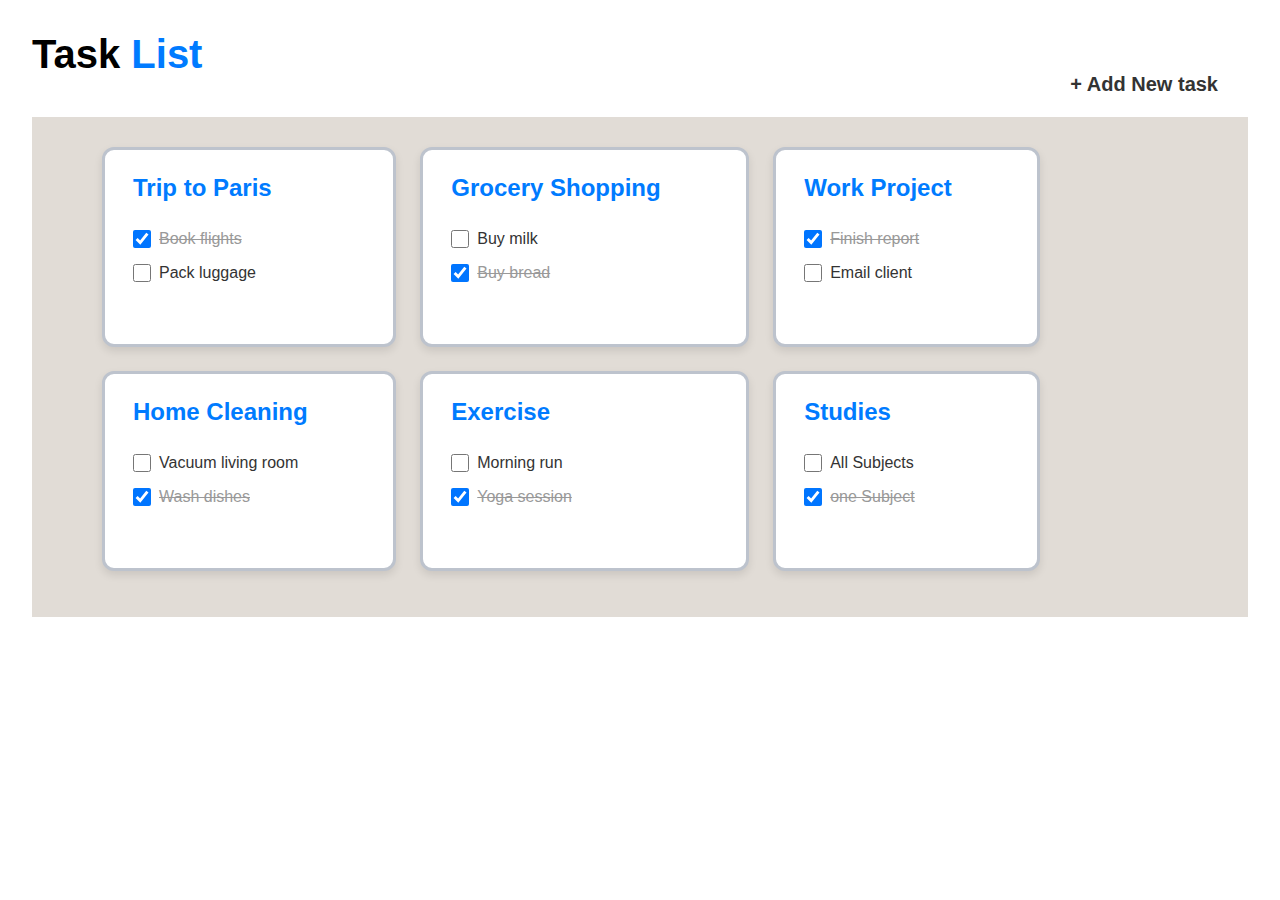
<file: index.html>
<!DOCTYPE html>
<html lang="en">
<head>
  <meta charset="UTF-8" />
  <meta name="viewport" content="width=device-width, initial-scale=1" />
  <title>P-1</title>
  <link rel="stylesheet" href="styles.css" />
</head>
<body>
  <div class="container">

   
      <h1 class="title">Task <span class="blue">List</span></h1>
      <div class="add-task">+ Add New task</div>

      <div class="cards-container">
        <div class="cards">

          <div class="card">
            <h2 class="card-title">Trip to Paris</h2>
          
            <label><input type="checkbox" checked /><span>Book flights</span></label>
            <label><input type="checkbox" /><span>Pack luggage</span></label>
          </div>

          <div class="card">
            <h2 class="card-title">Grocery Shopping</h2>
            <label><input type="checkbox" /><span>Buy milk</span></label>
            <label><input type="checkbox" checked /><span>Buy bread</span></label>
          </div>

          <div class="card">
            <h2 class="card-title">Work Project</h2>
            <label><input type="checkbox" checked /><span>Finish report</span></label>
            <label><input type="checkbox" /><span>Email client</span></label>
          </div>

          <div class="card">
            <h2 class="card-title">Home Cleaning</h2>
            <label><input type="checkbox" /><span>Vacuum living room</span></label>
            <label><input type="checkbox" checked /><span>Wash dishes</span></label>
          </div>

          <div class="card">
            <h2 class="card-title">Exercise</h2>
            <label><input type="checkbox" /><span>Morning run</span></label>
            <label><input type="checkbox" checked /><span>Yoga session</span></label>
          </div>
          
          <div class="card">
            <h2 class="card-title">Studies</h2>
            <label><input type="checkbox" /><span>All Subjects</span></label>
            <label><input type="checkbox" checked /><span>one Subject</span></label>
          </div>

        </div>
      </div>
   

    </div>
</body>
</html>
</file>
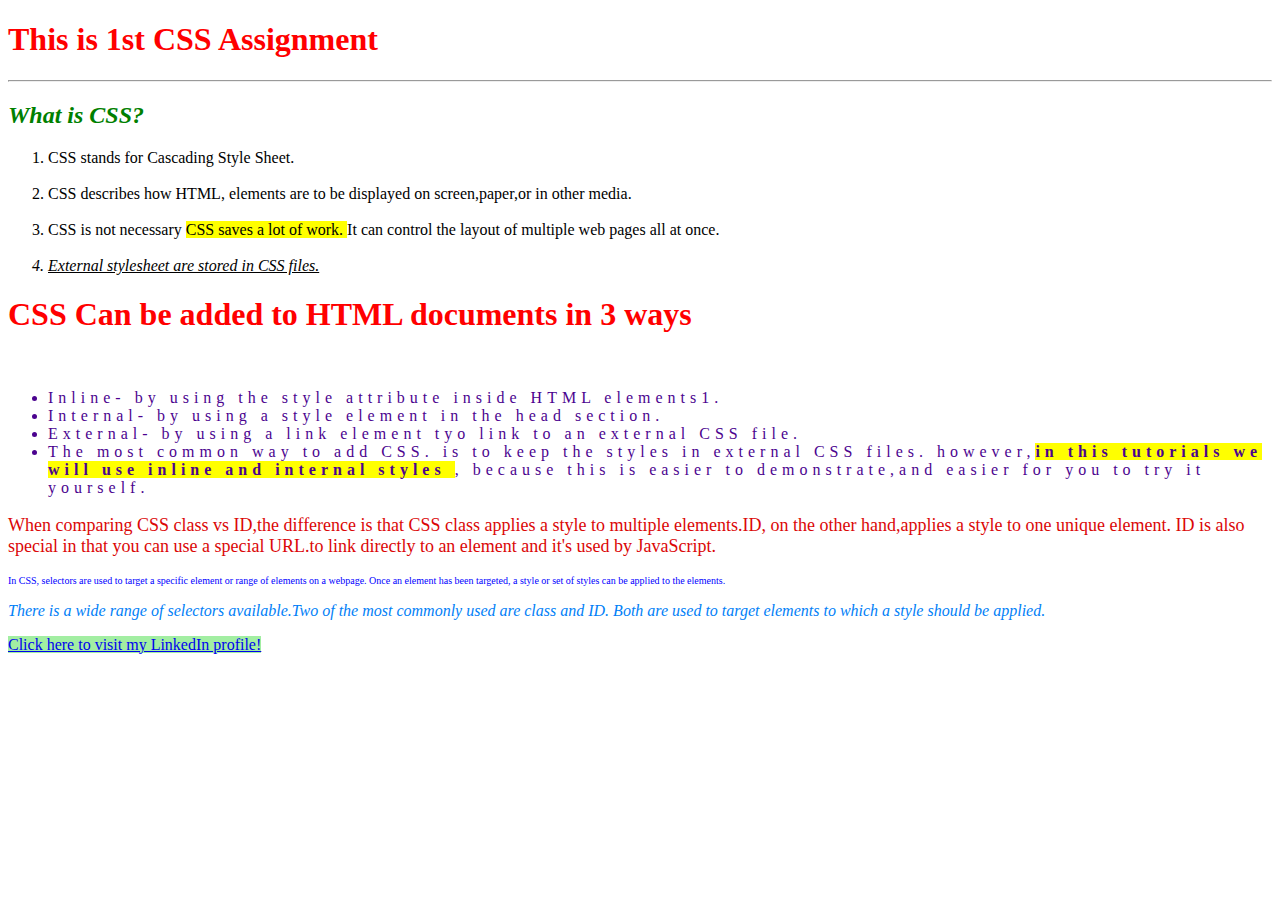
<file: A-1/index.html>
<!DOCTYPE html>
<html lang="en">
<head>
    <meta charset="UTF-8">
    <meta name="viewport" content="width=device-width, initial-scale=1.0">
    <title>Assignment-1</title>
    <link rel="stylesheet" href="styles.css">
</head>
<body>
    <h1>This is 1st CSS Assignment</h1>
    <hr>

    <h2>What is CSS?</h2>
    <ol>
        <li>CSS stands for Cascading Style Sheet.</li><br>
        <li>CSS describes how HTML, elements are to be displayed on screen,paper,or in other media.</li><br>
        <li><span class="line"></span>CSS is not necessary 
            <span class="highlight">CSS saves a lot of work. </span>It can control the layout of 
            multiple web pages all at once.</li><br>
        <li class="otchnge">External stylesheet are stored in CSS files.</li>
    </ol>

    <h1>CSS Can be added to HTML documents in 3 ways</h1>
    <br>

    <ul class="spacing">
        <li>Inline- by using the style attribute inside HTML elements1.</li>
        <li>Internal- by using a style element in the head section.</li>
        <li>External- by using a link element tyo link to an external CSS file.</li>
        <li>The most common way to add CSS. is to keep the styles in external CSS files. 
            however,<span class="threelist">in this tutorials we will use inline and internal styles </span> , because this is 
            easier to demonstrate,and easier for you to try it yourself.</li>
    </ul>

    <p class="pchange">When comparing CSS class vs ID,the difference is that CSS class applies a style to multiple
         elements.ID, on the other hand,applies a style to one unique element. ID is also special 
         in that you can use a special URL.to link directly to an element and it's used by 
         JavaScript.</p>

    <p  class="p2change">In CSS, selectors are used to target a specific element or range of elements on a webpage. 
        Once an element has been targeted, a style or set of styles can be applied 
        to the elements.</p> 
        
    <p class="stylechange">There is a wide range of selectors available.Two of the most commonly used are class and ID. 
        Both are used to target elements to which a style should be applied.</p>   
        
    <a href="https://www.linkedin.com/in/bkanika00/"  target="_blank">Click here to visit my LinkedIn profile!</a>

</body>
</html>
</file>
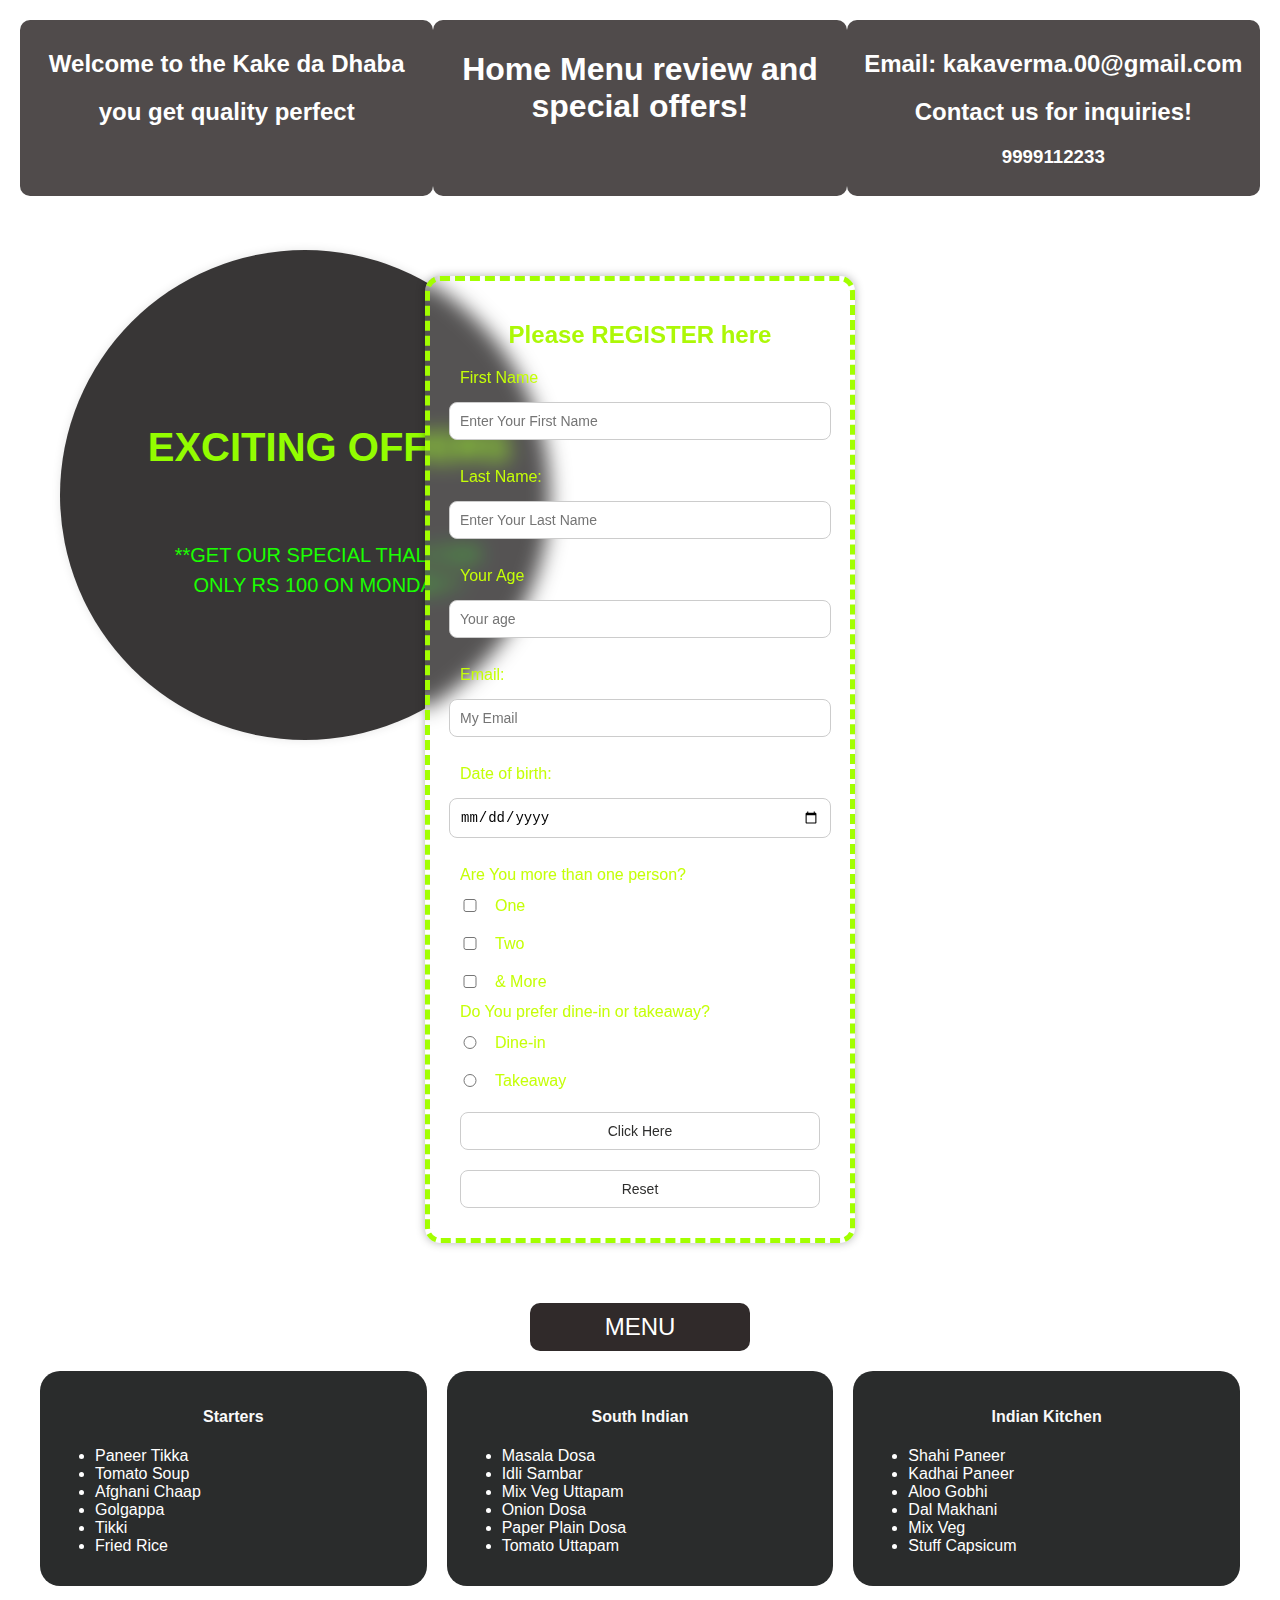
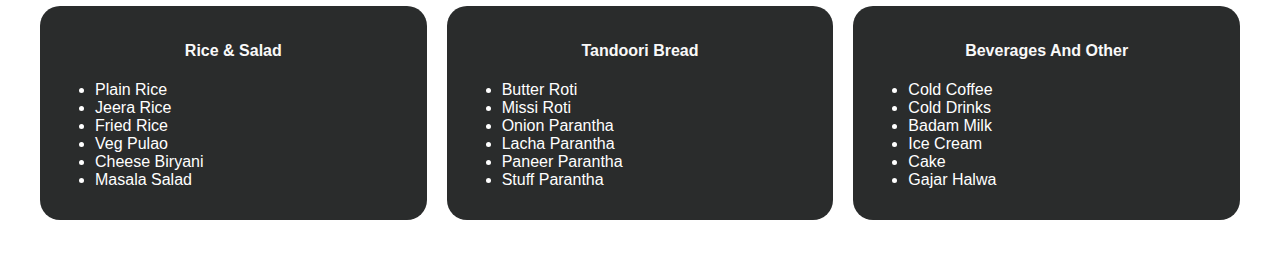
<file: A-2/index.html>
<!DOCTYPE html>
<html lang="en">
<head>
    <meta charset="UTF-8">
    <meta name="viewport" content="width=device-width, initial-scale=1.0">
    <link rel="stylesheet" href="style.css">
    <title>Document</title>
</head>
<body>
    <div class="header">
        <!-- 3 upper boxes -->

           <div class="box left ">
            <h2>Welcome  to the Kake da Dhaba</h2>
            <h2>you get quality perfect</h2>
            </div>

           <div class="box centre ">
            <h1>Home Menu review and special offers!</h1>
            </div>

            <div class="box right ">
            <h2>Email: kakaverma.00@gmail.com</h2>
            <h2>Contact us for inquiries!</h2>
            <h3>9999112233</h3>
            </div>
        </div>
        
 <!-- Offers Circle -->
 
  <div class="circle-offer">
    <h2>EXCITING OFFERS</h2>
       <p>**GET OUR SPECIAL THALI FOR<br>ONLY RS 100 ON MONDAY**</p>
  </div>
  


<!-- form part -->
<div class="registration">
  <h2>Please REGISTER here</h2>
  <form>
    <label>First Name</label>
    <input type="text" placeholder="Enter Your First Name"><br>

    <label>Last Name:</label>
    <input type="text" placeholder="Enter Your Last Name"><br>

    <label>Your Age</label>
    <input type="text" placeholder="Your age"><br>

    <label>Email:</label>
    <input type="email" placeholder="My Email"><br>

    <label>Date of birth:</label>
    <input type="date"><br>

    <label>Are You more than one person?</label>
    <label>
      <input class=" checkbox" type="checkbox"> One
    </label>
    <label>
      <input class=" checkbox" type="checkbox"> Two
    </label>
    <label>
      <input class=" checkbox" type="checkbox"> & More
    </label>

    <label>Do You prefer dine-in or takeaway?</label>
    <label>
      <input class=" checkbox"  type="radio" name="mode"> Dine-in
    </label>
    <label>
      <input  class=" checkbox" type="radio" name="mode"> Takeaway
    </label>

    <button type="submit">Click Here</button>
    <button type="reset">Reset</button>
  </form>
</div>


                   
<!-- MENU TITLE -->
<div class="menu-title">MENU</div>

              <!-- Menu Cards Section -->
  <div class="menu-grid">
    <div class="menu-card">
      <h4>Starters</h4>
      <ul>
        <li>Paneer Tikka</li>
        <li>Tomato Soup</li>
        <li>Afghani Chaap</li>
        <li>Golgappa</li>
        <li>Tikki</li>
        <li>Fried Rice</li>
      </ul>
    </div>

    <div class="menu-card">
      <h4>South Indian</h4>
      <ul>
        <li>Masala Dosa</li>
        <li>Idli Sambar</li>
        <li>Mix Veg Uttapam</li>
        <li>Onion Dosa</li>
        <li>Paper Plain Dosa</li>
        <li>Tomato Uttapam</li>
      </ul>
    </div>

    <div class="menu-card">
      <h4>Indian Kitchen</h4>
      <ul>
        <li>Shahi Paneer</li>
        <li>Kadhai Paneer</li>
        <li>Aloo Gobhi</li>
        <li>Dal Makhani</li>
        <li>Mix Veg</li>
        <li>Stuff Capsicum</li>
      </ul>
    </div>

    <div class="menu-card">
      <h4>Rice & Salad</h4>
      <ul>
        <li>Plain Rice</li>
        <li>Jeera Rice</li>
        <li>Fried Rice</li>
        <li>Veg Pulao</li>
        <li>Cheese Biryani</li>
        <li>Masala Salad</li>
      </ul>
    </div>

    <div class="menu-card">
      <h4>Tandoori Bread</h4>
      <ul>
        <li>Butter Roti</li>
        <li>Missi Roti</li>
        <li>Onion Parantha</li>
        <li>Lacha Parantha</li>
        <li>Paneer Parantha</li>
        <li>Stuff Parantha</li>
      </ul>
    </div>

    <div class="menu-card">
      <h4>Beverages And Other</h4>
      <ul>
        <li>Cold Coffee</li>
        <li>Cold Drinks</li>
        <li>Badam Milk</li>
        <li>Ice Cream</li>
        <li>Cake</li>
        <li>Gajar Halwa</li>
      </ul>
    </div>
  </div>
</body>
</html>
</file>
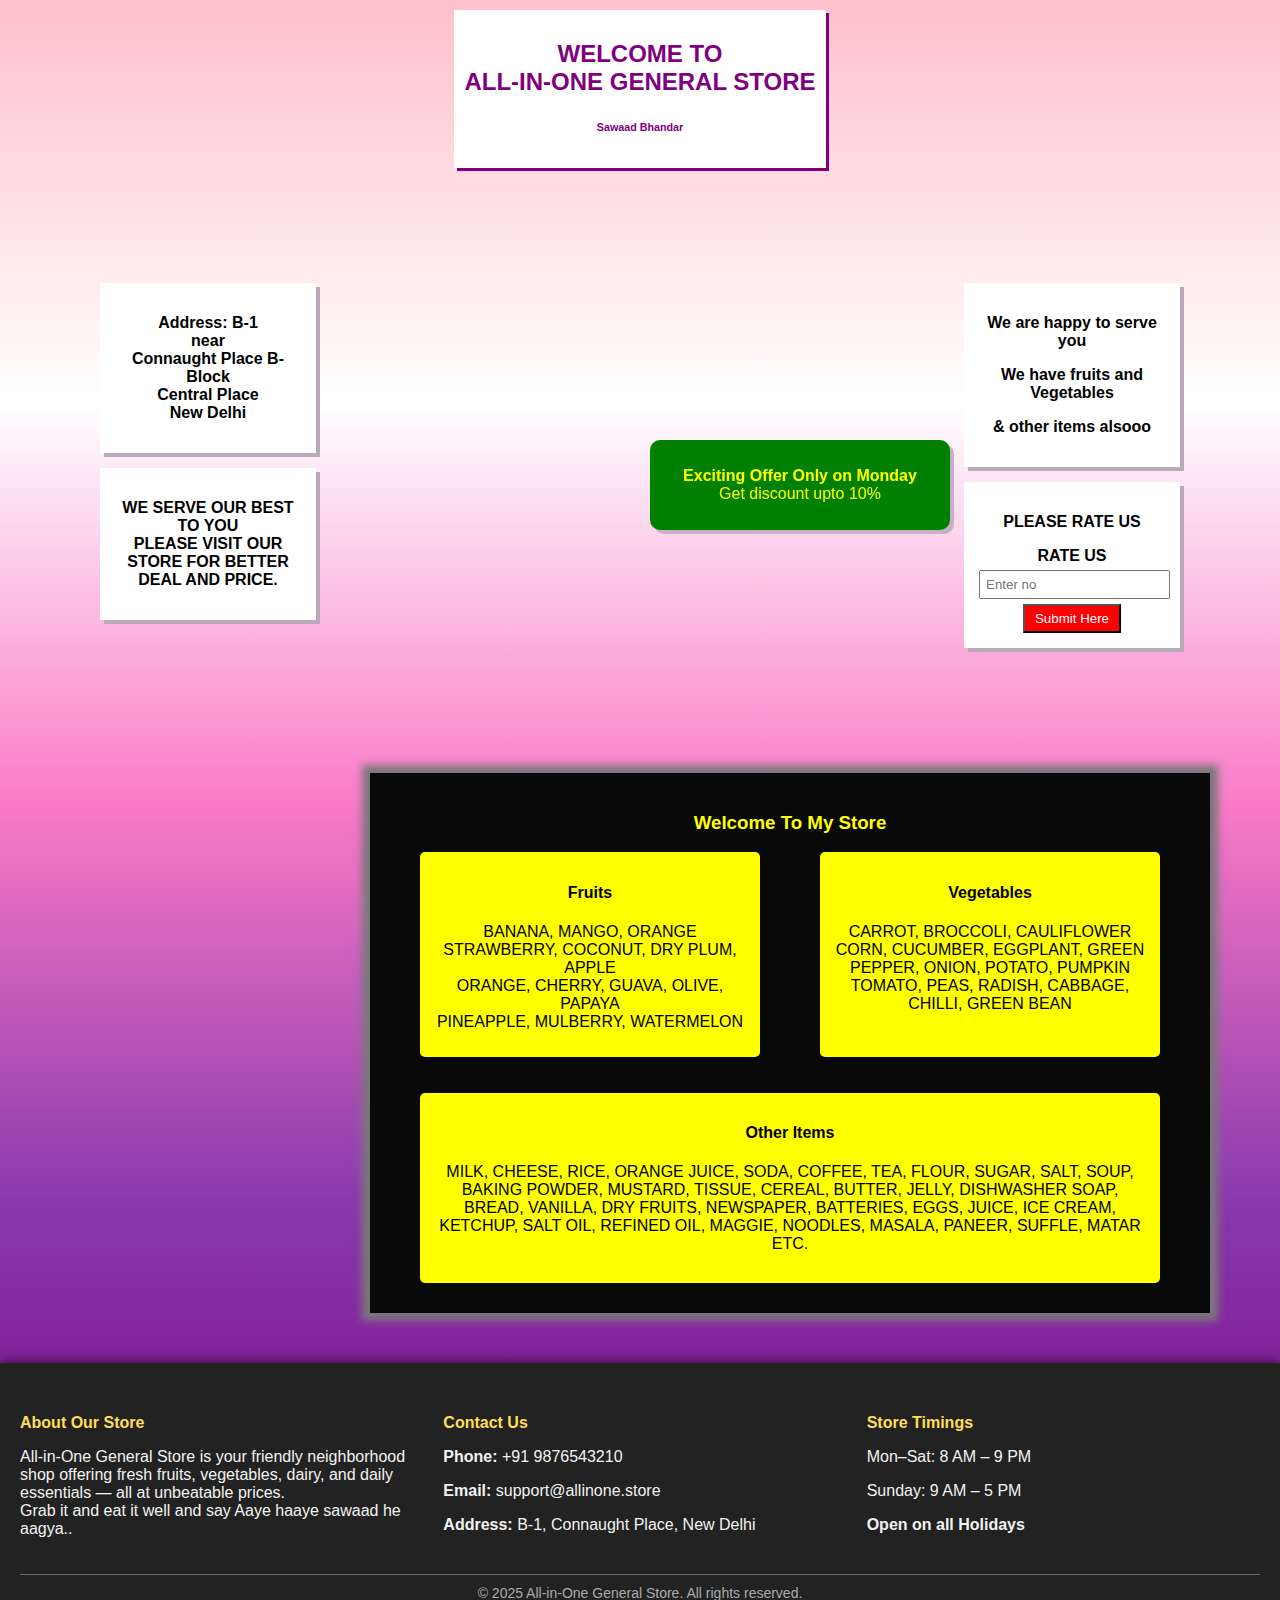
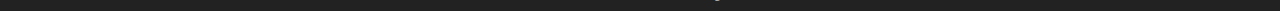
<file: A-3/index.html>
<!DOCTYPE html>
<html lang="en">
<head>
  <meta charset="UTF-8">
  <title>ALL-IN-ONE GENERAL STORE</title>
  <link rel="stylesheet" href="styles.css">
</head>
<body>
  <div class="all">
   <div class="header">
    <h2>WELCOME TO<br>ALL-IN-ONE GENERAL STORE</h2>
    <h6>Sawaad Bhandar</h6>
   </div>

   <div class="main-section">
    <div class="left">
      <div class="box">
        <p><strong>Address:</strong> B-1<br>
        near<br>Connaught Place B-Block <br>Central Place<br>New Delhi</p>
      </div>
      <div class="box">
        <p>WE SERVE OUR BEST <br>TO YOU <br>PLEASE VISIT OUR STORE FOR BETTER DEAL AND PRICE.</p>
      </div>
    </div>

   

    <div class="right">
      <div class="box detail">
        <p>We are happy to serve you </p>
        <p>We have fruits and Vegetables</p>
        <p>& other items alsooo</p>
      </div>
      <div class="box rate-box">
        <p><strong>PLEASE RATE US</strong></p>
        <label>RATE US</label><br>
        <input type="number" placeholder="Enter no"><br>
        <button>Submit Here</button>
      </div>
    </div>
   </div>

   <div class="bottom-section">
    <h3>Welcome To My Store</h3>
    <div class="items">
      <div class="column">
        <h4>Fruits</h4>
        <p>BANANA, MANGO, ORANGE<br>STRAWBERRY, COCONUT, DRY PLUM, APPLE<br>ORANGE, CHERRY, GUAVA, OLIVE, PAPAYA<br>PINEAPPLE, MULBERRY, WATERMELON</p>
      </div>
      <div class="column">
        <h4>Vegetables</h4>
        <p>CARROT, BROCCOLI, CAULIFLOWER<br>CORN, CUCUMBER, EGGPLANT, GREEN PEPPER, ONION, POTATO, PUMPKIN<br>TOMATO, PEAS, RADISH, CABBAGE, CHILLI, GREEN BEAN</p>
      </div>
     </div>
     <div class="other-items">
      <h4>Other Items</h4>
      <p>MILK, CHEESE, RICE, ORANGE JUICE, SODA, COFFEE, TEA, FLOUR, SUGAR, SALT, SOUP, BAKING POWDER, MUSTARD, TISSUE, CEREAL, BUTTER, JELLY, DISHWASHER SOAP, BREAD, VANILLA, DRY FRUITS, NEWSPAPER, BATTERIES, EGGS, JUICE, ICE CREAM, KETCHUP, SALT OIL, REFINED OIL, MAGGIE, NOODLES, MASALA, PANEER, SUFFLE, MATAR ETC.</p>
     </div>
    </div>

     <div class="center">
      <div class="offer-box">
      <p class="txt"><strong>Exciting Offer Only on Monday</strong><br>
       <span>Get discount upto 10%</span></p>
      </div>
      </div> 
</div>
<footer class="footer">
  <div class="footer-content">
    <div class="footer-section about">
      <h4>About Our Store</h4>
      <p>All-in-One General Store is your friendly neighborhood shop offering fresh fruits, vegetables, dairy, and daily essentials — all at unbeatable prices. <br> Grab it and eat it well and say Aaye haaye sawaad he aagya.. </p>
    </div>
    <div class="footer-section contact">
      <h4>Contact Us</h4>
      <p><strong>Phone:</strong> +91 9876543210</p>
      <p><strong>Email:</strong> support@allinone.store</p>
      <p><strong>Address:</strong> B-1, Connaught Place, New Delhi</p>
    </div>
    <div class="footer-section timing">
      <h4>Store Timings</h4>
      <p>Mon–Sat: 8 AM – 9 PM</p>
      <p>Sunday: 9 AM – 5 PM</p>
      <p><strong>Open on all Holidays</strong></p>
    </div>
  </div>
  <div class="footer-bottom">
    &copy; 2025 All-in-One General Store. All rights reserved.
  </div>
</footer>


</body>
</html>
</file>
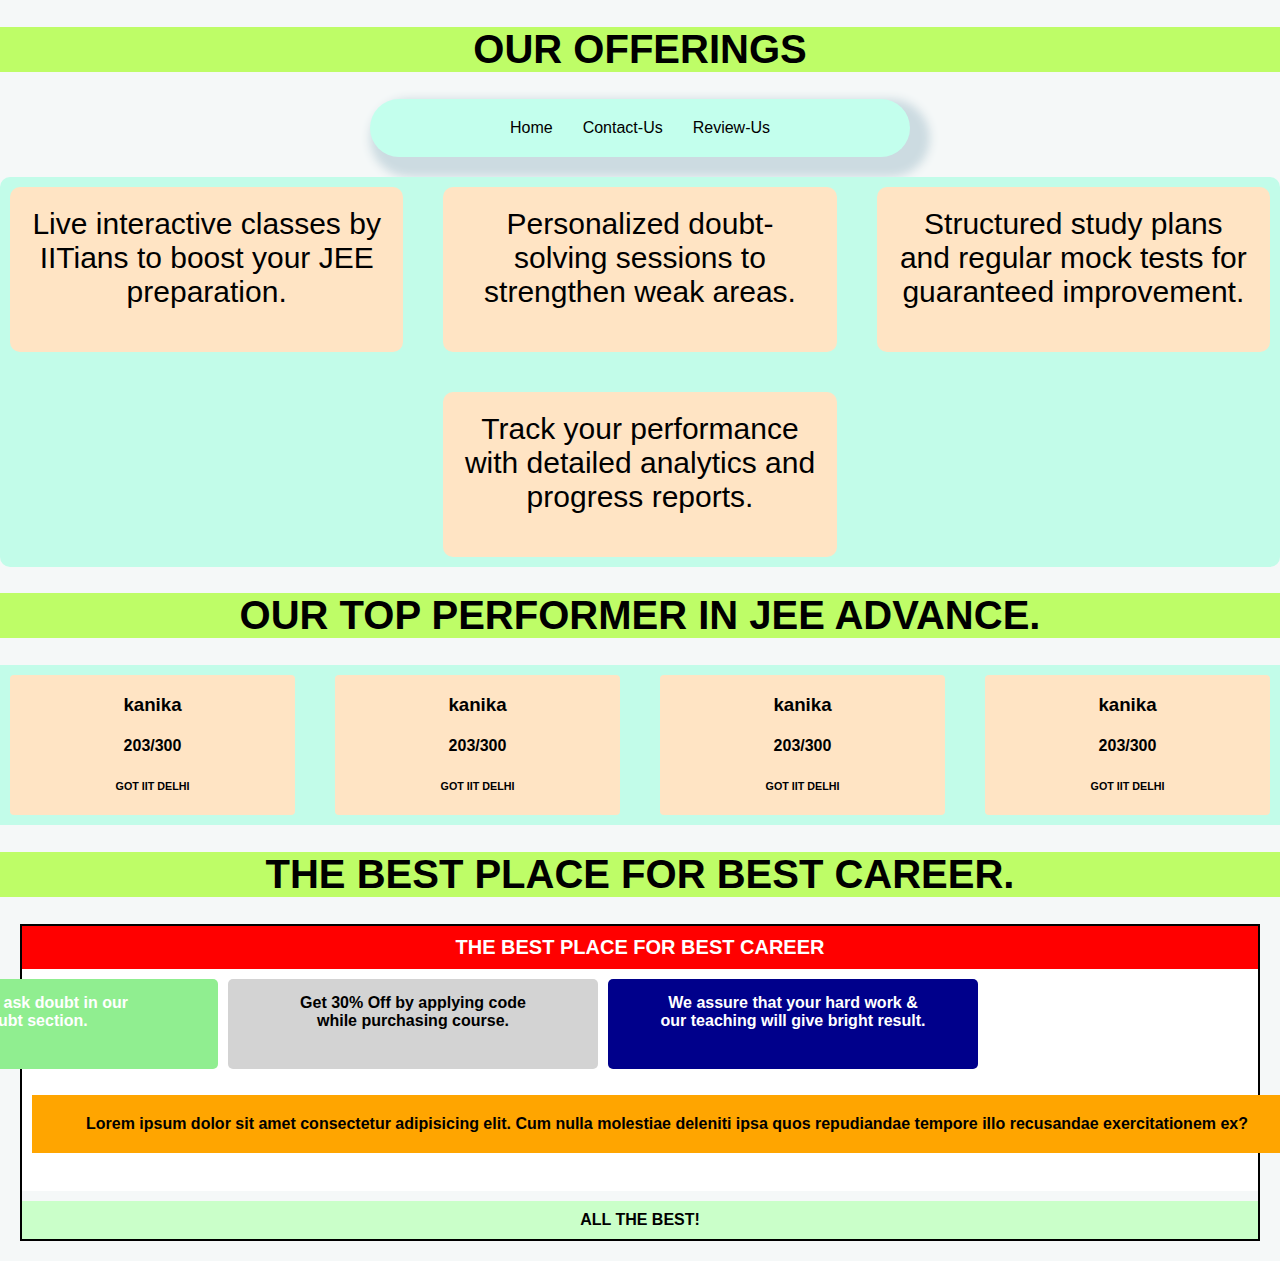
<file: A-4/index.html>
<!DOCTYPE html>
<html lang="en">
<head>
    <meta charset="UTF-8">
    <meta name="viewport" content="width=device-width, initial-scale=1.0">
    <link rel="stylesheet" href="styles.css">
    <title>Grid-A4</title>
</head>
<body>
    <!-- ------main heading ------ -->
    <div class="main">
       <h1>OUR OFFERINGS</h1>
    </div>
    <!-- ------ nav-bar------ -->
    <nav class="nav-bar">
        <ul>
          <li>Home</li>
          <li>Contact-Us</li>
          <li>Review-Us</li>
        </ul>
      </nav>
<!-- ------grid part----- -->
<div class="grid-main-1">
    <div class="grid-main-4">Live interactive classes by IITians to boost your JEE preparation.</div>
    <div class="grid-main-4">Personalized doubt-solving sessions to strengthen weak areas.</div>
    <div class="grid-main-4">Structured study plans and regular mock tests for guaranteed improvement.</div>
    <div class="grid-main-4">Track your performance with detailed analytics and progress reports.</div>
  </div>
  
<!-- ------main heading --2  ------ -->
    <div class="main">
        <h1>OUR TOP PERFORMER IN JEE ADVANCE.</h1>
     </div>

<!-- ------grid part---2----- -->
     <div class="grid-main-2">
        <div class="grid-main-2-2"><h3>kanika</h3><h4>203/300</h4><h6>GOT IIT DELHI</h6></div>
        <div class="grid-main-2-2"><h3>kanika</h3><h4>203/300</h4><h6>GOT IIT DELHI</h6></div>
        <div class="grid-main-2-2"><h3>kanika</h3><h4>203/300</h4><h6>GOT IIT DELHI</h6></div>
          <div class="grid-main-2-2"><h3>kanika</h3><h4>203/300</h4><h6>GOT IIT DELHI</h6></div>
        
    </div>

    <!-- ------main heading --3  ------ -->
    <div class="main">
        <h1>THE BEST PLACE FOR BEST CAREER.</h1>
     </div>

     <!-- ------grid part---3----- -->

     <div class="career-section">
        <div class="career-title">THE BEST PLACE FOR BEST CAREER</div>
      
        <div class="career-grid">
          <div class="career-box green">You can ask doubt in our<br> doubt section.</div>
          <div class="career-box grey">Get 30% Off by applying code <br>while purchasing course.</div>
          <div class="career-box blue">We assure that your hard work &<br>our teaching will give bright result.</div>
          <div class="sidebar">
            <ol>
              <li>Study Material</li>
              <li>Tests</li>
              <li>Doubt Mentors</li>
              <li>Lecture</li>
              <li>Our Subscription</li>
              <li>Our Faculty</li>
              <li>Our Faculty</li>
            </ol>
          </div>
          <div class="career-description">
            Lorem ipsum dolor sit amet consectetur adipisicing elit. Cum nulla molestiae deleniti ipsa quos repudiandae tempore illo recusandae exercitationem ex?
          </div>
        </div>
      
        <div class="bottom-message">ALL THE BEST!</div>
      </div>
      
</body>
</html>
</file>
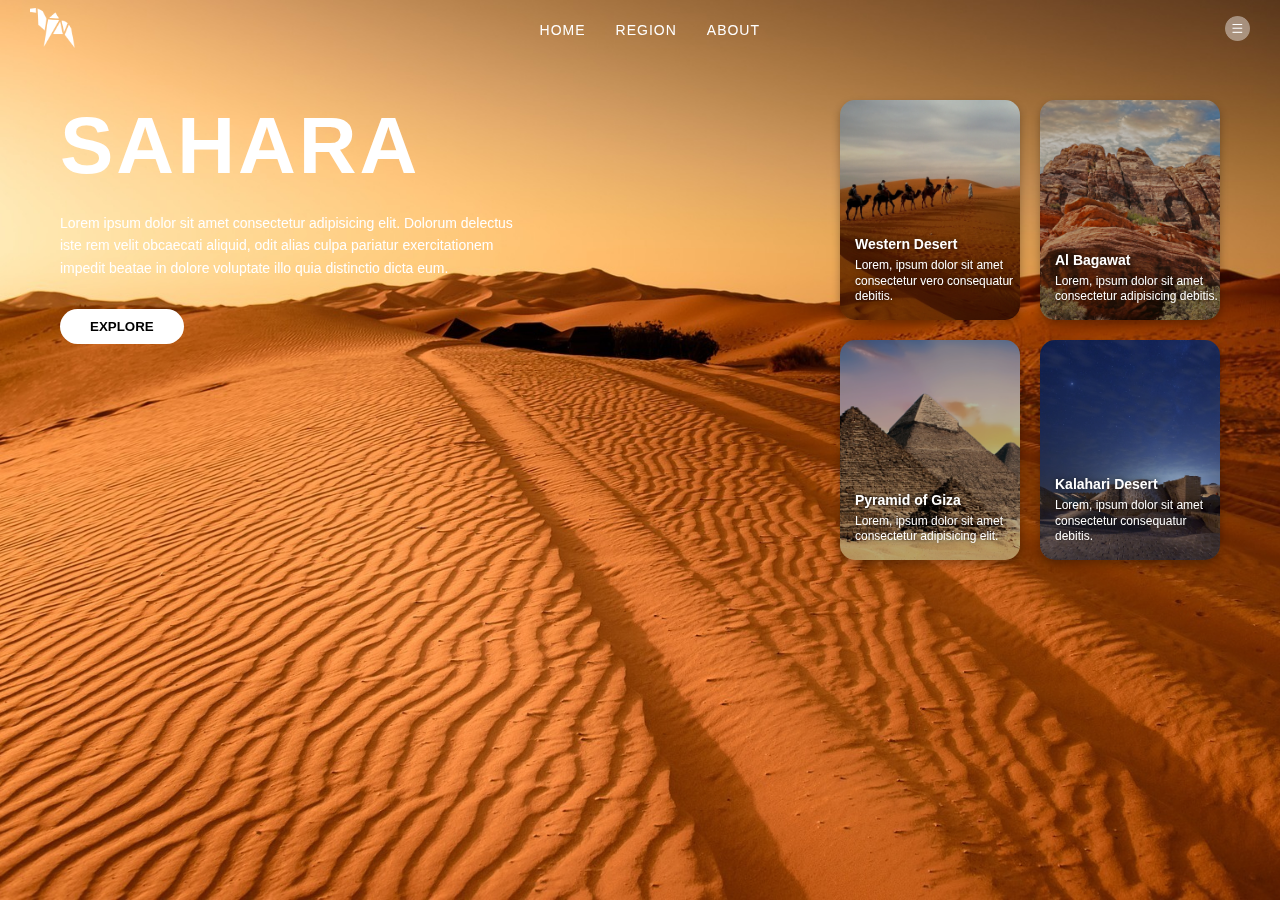
<file: A-6/index.html>
<!DOCTYPE html>
<html lang="en">
<head>
    <meta charset="UTF-8" />
    <meta name="viewport" content="width=device-width, initial-scale=1" />
    <title>Sahara Desert</title>
    <link rel="stylesheet" href="style.css" />
</head>
<body>
    <nav>
        <div class="logo">
            <img src="image/logo.png" alt="Logo" />
        </div>
        <ul class="nav-links">
            <li><a href="#">HOME</a></li>
            <li><a href="#">REGION</a></li>
            <li><a href="#">ABOUT</a></li>
        </ul>
        <div class="menu-icon">
            <img src="image/menu.png" alt="Menu" />
           
        </div>
    </nav>

    <main>
        <section class="intro">
            <h1>SAHARA</h1>
            <p>
                Lorem ipsum dolor sit amet consectetur adipisicing elit. Dolorum delectus iste rem velit
                obcaecati aliquid, odit alias culpa pariatur exercitationem impedit beatae in dolore
                voluptate illo quia distinctio dicta eum.
            </p>
            <button>EXPLORE</button>
        </section>

        <section class="cards">
            <div class="card">
                <img src="image/pic-1.png" alt="Western Desert" />
                <div class="card-text">
                    <h3>Western Desert</h3>
                    <p>Lorem, ipsum dolor sit amet consectetur vero consequatur debitis.</p>
                </div>
            </div>
            <div class="card">
                <img src="image/pic-2.png" alt="Al Bagawat" />
                <div class="card-text">
                    <h3>Al Bagawat</h3>
                    <p>Lorem, ipsum dolor sit amet consectetur adipisicing debitis.</p>
                </div>
            </div>
            <div class="card">
                <img src="image/pic-3.png" alt="Pyramid of Giza" />
                <div class="card-text">
                    <h3>Pyramid of Giza</h3>
                    <p>Lorem, ipsum dolor sit amet consectetur adipisicing elit.</p>
                </div>
            </div>
            <div class="card">
                <img src="image/pic-4.png" alt="Kalahari Desert" />
                <div class="card-text">
                    <h3>Kalahari Desert</h3>
                    <p>Lorem, ipsum dolor sit amet consectetur consequatur debitis.</p>
                </div>
            </div>
        </section>
    </main>
</body>
</html>
</file>
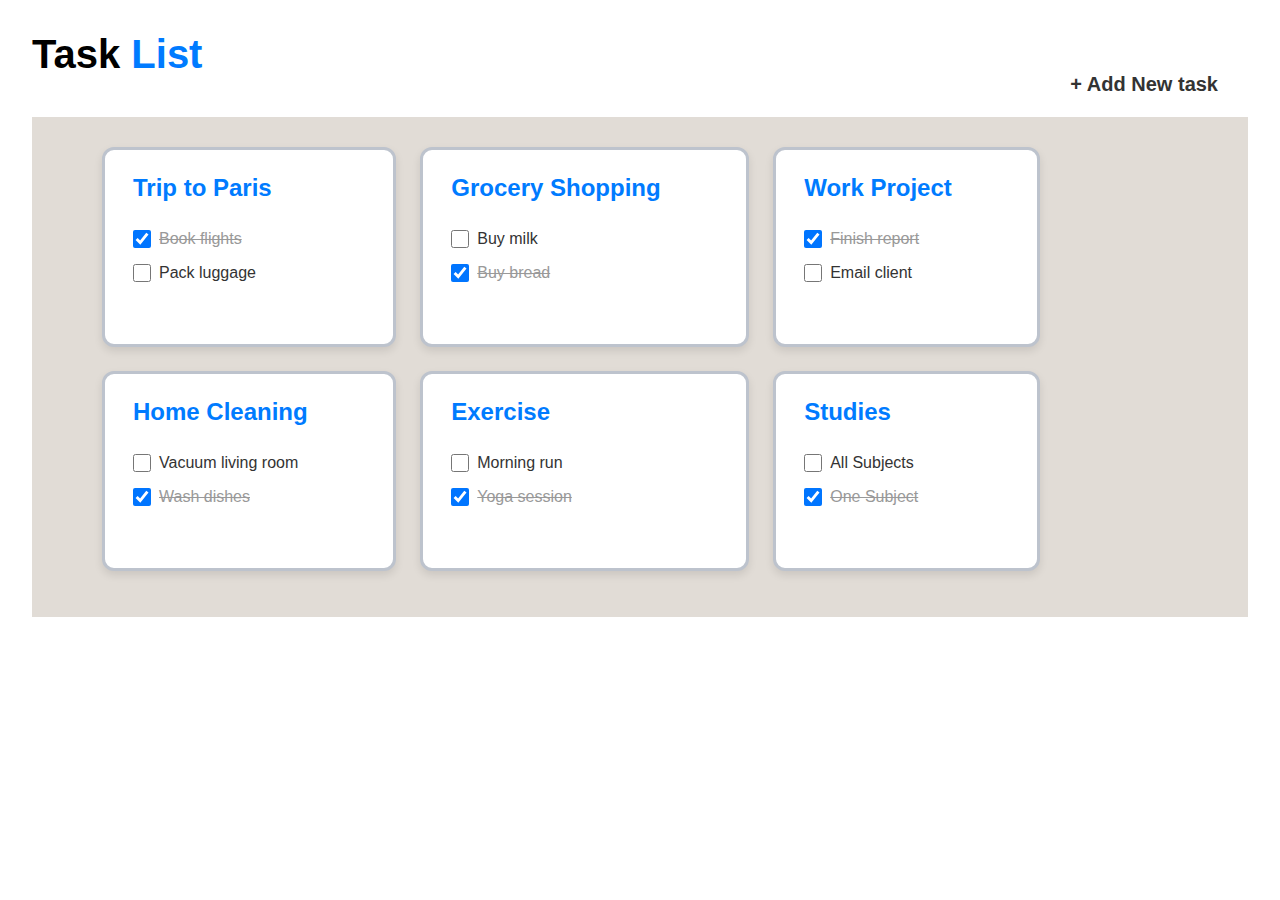
<file: P-1/index.html>
<!DOCTYPE html>
<html lang="en">
<head>
  <meta charset="UTF-8" />
  <meta name="viewport" content="width=device-width, initial-scale=1" />
  <title>P-1</title>
  <link rel="stylesheet" href="styles.css" />
</head>
<body>
  <div class="container">

   
      <h1 class="title">Task <span class="blue">List</span></h1>
      <div class="add-task">+ Add New task</div>

      <div class="cards-container">
        <div class="cards">

          <div class="card">
            <h2 class="card-title">Trip to Paris</h2>
          
            <label><input type="checkbox" checked /><span>Book flights</span></label>
            <label><input type="checkbox" /><span>Pack luggage</span></label>
          </div>

          <div class="card">
            <h2 class="card-title">Grocery Shopping</h2>
            <label><input type="checkbox" /><span>Buy milk</span></label>
            <label><input type="checkbox" checked /><span>Buy bread</span></label>
          </div>

          <div class="card">
            <h2 class="card-title">Work Project</h2>
            <label><input type="checkbox" checked /><span>Finish report</span></label>
            <label><input type="checkbox" /><span>Email client</span></label>
          </div>

          <div class="card">
            <h2 class="card-title">Home Cleaning</h2>
            <label><input type="checkbox" /><span>Vacuum living room</span></label>
            <label><input type="checkbox" checked /><span>Wash dishes</span></label>
          </div>

          <div class="card">
            <h2 class="card-title">Exercise</h2>
            <label><input type="checkbox" /><span>Morning run</span></label>
            <label><input type="checkbox" checked /><span>Yoga session</span></label>
          </div>
          
          <div class="card">
            <h2 class="card-title">Studies</h2>
            <label><input type="checkbox" /><span>All Subjects</span></label>
            <label><input type="checkbox" checked /><span>One Subject</span></label>
          </div>

        </div>
      </div>
   

    </div>
</body>
</html>
</file>
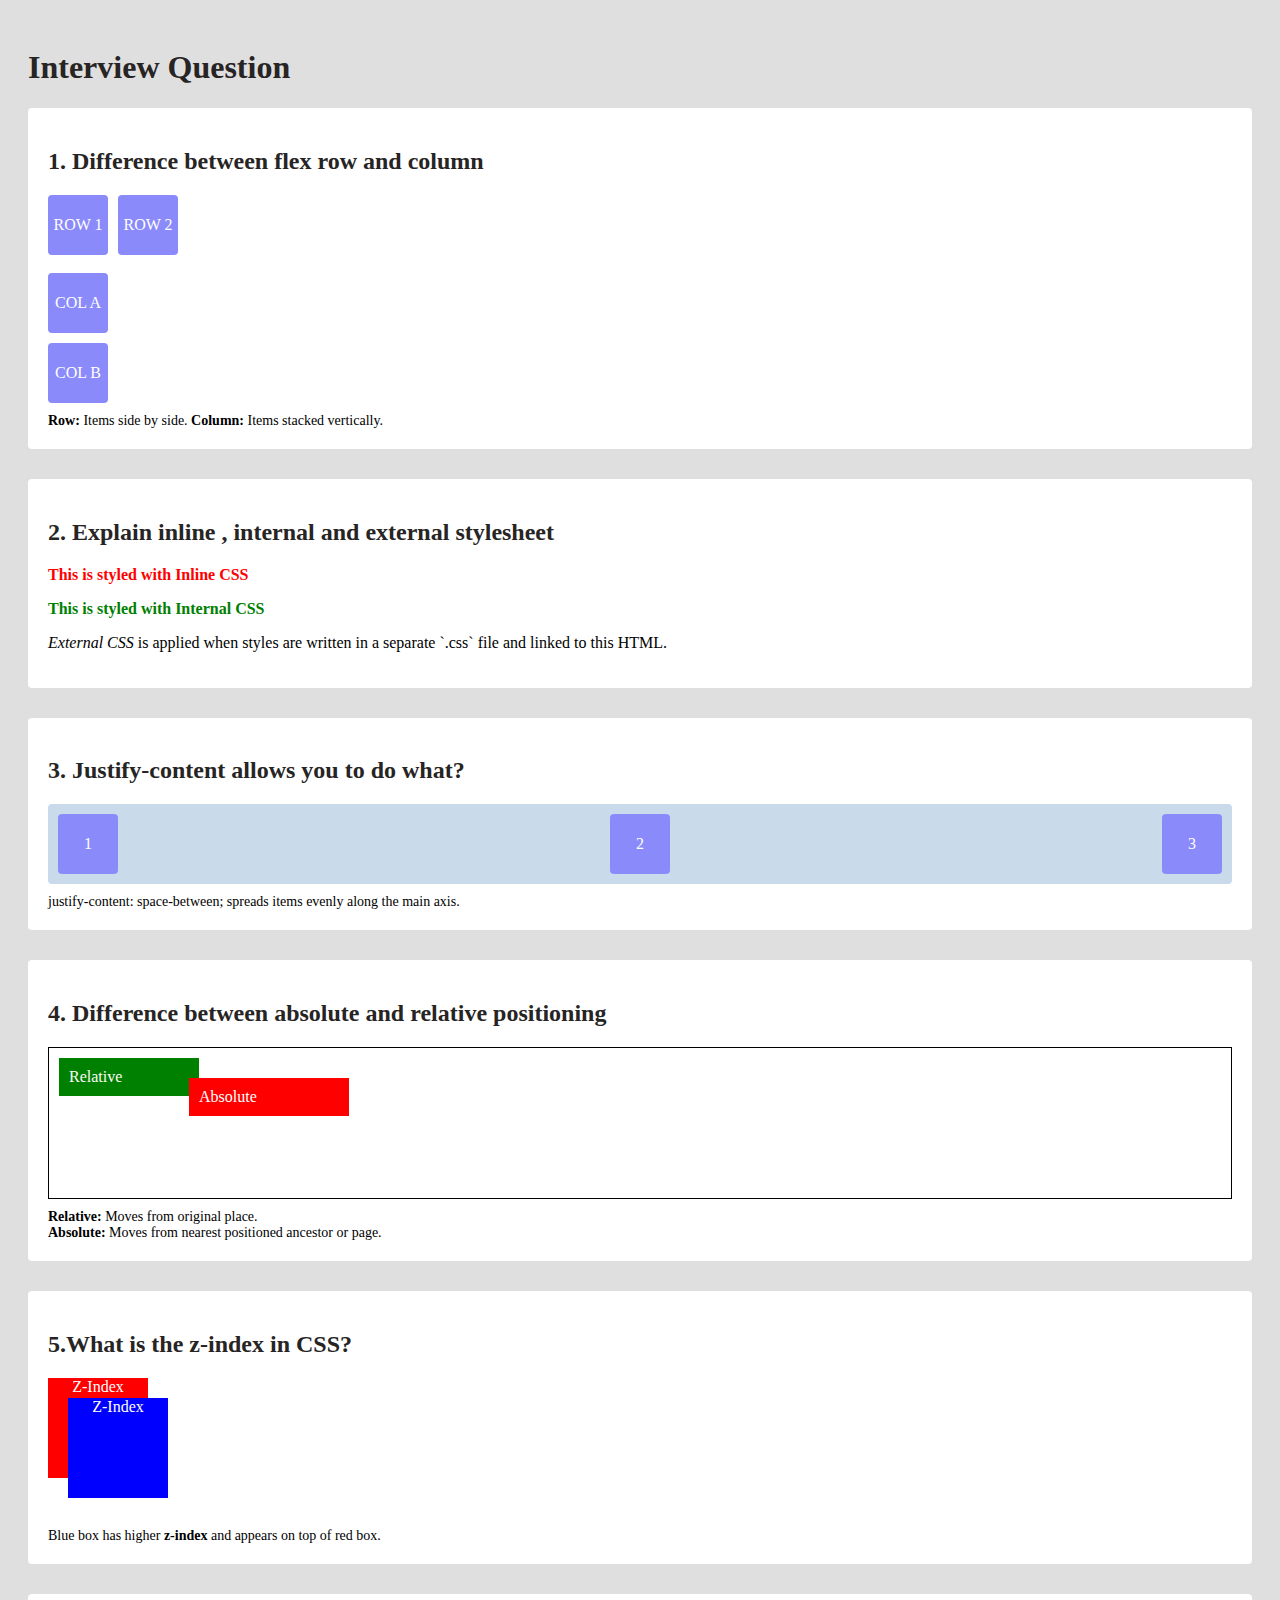
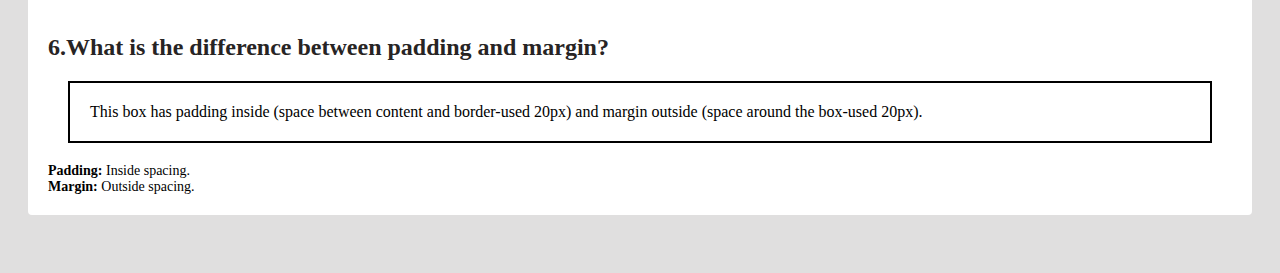
<file: Interview Question/DAY-1/index.html>
<!DOCTYPE html>
<html lang="en">
<head>
  <meta charset="UTF-8">
  <link rel="stylesheet" href="styles.css">
  <title>CSS Concepts</title>
  
</head>
<body>

  <h1> Interview Question </h1>

  <!-- 1. Flex Row vs Column -->
  <div class="big-box">
    <h2>1. Difference between flex row and column</h2>
    <div class="flex-row">
      <div class="box">ROW 1</div>
      <div class="box">ROW 2</div>
    </div>
    <br>
    <div class="flex-column">
      <div class="box">COL A</div>
      <div class="box">COL B</div>
    </div>
    <div class="note"><strong>Row:</strong> Items side by side. <strong>Column:</strong> Items stacked vertically.</div>
  </div>

  <!-- 2. Inline, Internal, External Stylesheets -->
  <div class="big-box">
    <h2>2. Explain inline , internal and external stylesheet </h2>
    <p style="color: red; font-weight: bold;">This is styled with Inline CSS</p>
    <p class="internal-style">This is styled with Internal CSS</p>
    <p><em>External CSS</em> is applied when styles are written in a separate `.css` file and linked to this HTML.</p>
  </div>

  <!-- 3. Justify Content -->
  <div class="big-box">
    <h2>3. Justify-content allows you to do what? </h2>
    <div class="justify-demo">
      <div class="box">1</div>
      <div class="box">2</div>
      <div class="box">3</div>
    </div>
    <div class="note">justify-content: space-between; spreads items evenly along the main axis.</div>
  </div>

  <!-- 4. Absolute vs Relative -->
  <div class="big-box">
    <h2>4. Difference between absolute and relative positioning</h2>
    <div class="position-container">
      <div class="relative-box">Relative</div>
      <div class="absolute-box">Absolute</div>
    </div>
    <div class="note"><strong>Relative:</strong> Moves from original place.<br><strong>Absolute:</strong> Moves from nearest positioned ancestor or page.</div>
  </div>

  <!-- 5. Z-Index -->
  <div class="big-box">
    <h2>5.What is the z-index in CSS?</h2>
    <div class="z-container">
      <div class="z1"> Z-Index</div>
      <div class="z2">Z-Index</div>
    </div>
    <div class="note">Blue box has higher <strong>z-index</strong> and appears on top of red box.</div>
  </div>

  <!-- 6. Padding vs Margin -->
  <div class="big-box">
    <h2>6.What is the difference between padding and margin?</h2>
    <div class="spacing-box">
      This box has padding inside (space between content and border-used 20px) and margin outside (space around the box-used 20px).
    </div>
    <div class="note"><strong>Padding:</strong> Inside spacing.<br><strong>Margin:</strong> Outside spacing.</div>
  </div>

</body>
</html>
</file>
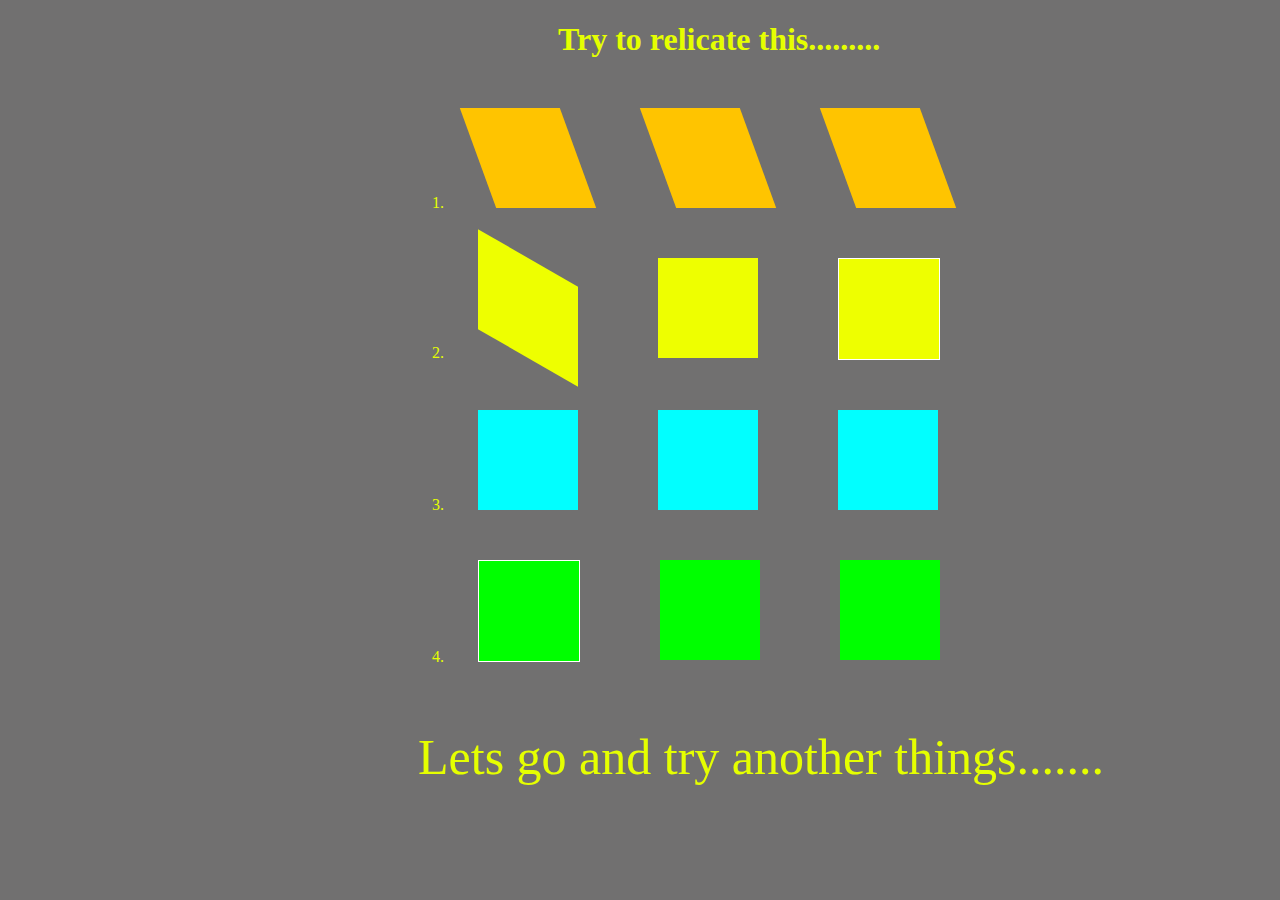
<file: A-5/main.html>
<!DOCTYPE html>
<html lang="en">
<head>
    <meta charset="UTF-8">
    <meta name="viewport" content="width=device-width, initial-scale=1.0">
    <title>A-5</title>
    <link rel="stylesheet" href="main.css">
</head>
<body>
    <h1>Try to relicate this.........</h1>
    <ol>
        <li>
            <div class="card c1" >
                <div class="div1 trans" ></div>
                <div class="div1 trans" ></div>
                <div class="div1 trans" ></div>
            </div>
        </li>
        <li>
            <div class="card c2">
                <div class="div1 trans2"></div>
                <div class="div1 trans3"></div>
                <div class="div1 trans4"></div>
            </div>
        </li>
        <li>
           <div class="card c3">
                <div class="div1 trans3"></div>
                <div class="div1 trans3"></div>
                <div class="div1 trans3"></div>
            </div>
        </li>
        <li>
          <div class="card c4">
                <div class="div1 trans4"></div>
                <div class="div1 trans5"></div>
                <div class="div1 trans6"></div>
            </div>
        </li>       
        </ol>
        <a href="next1.html" >Lets go and try another things.......</a>
</body>
</html>
</file>
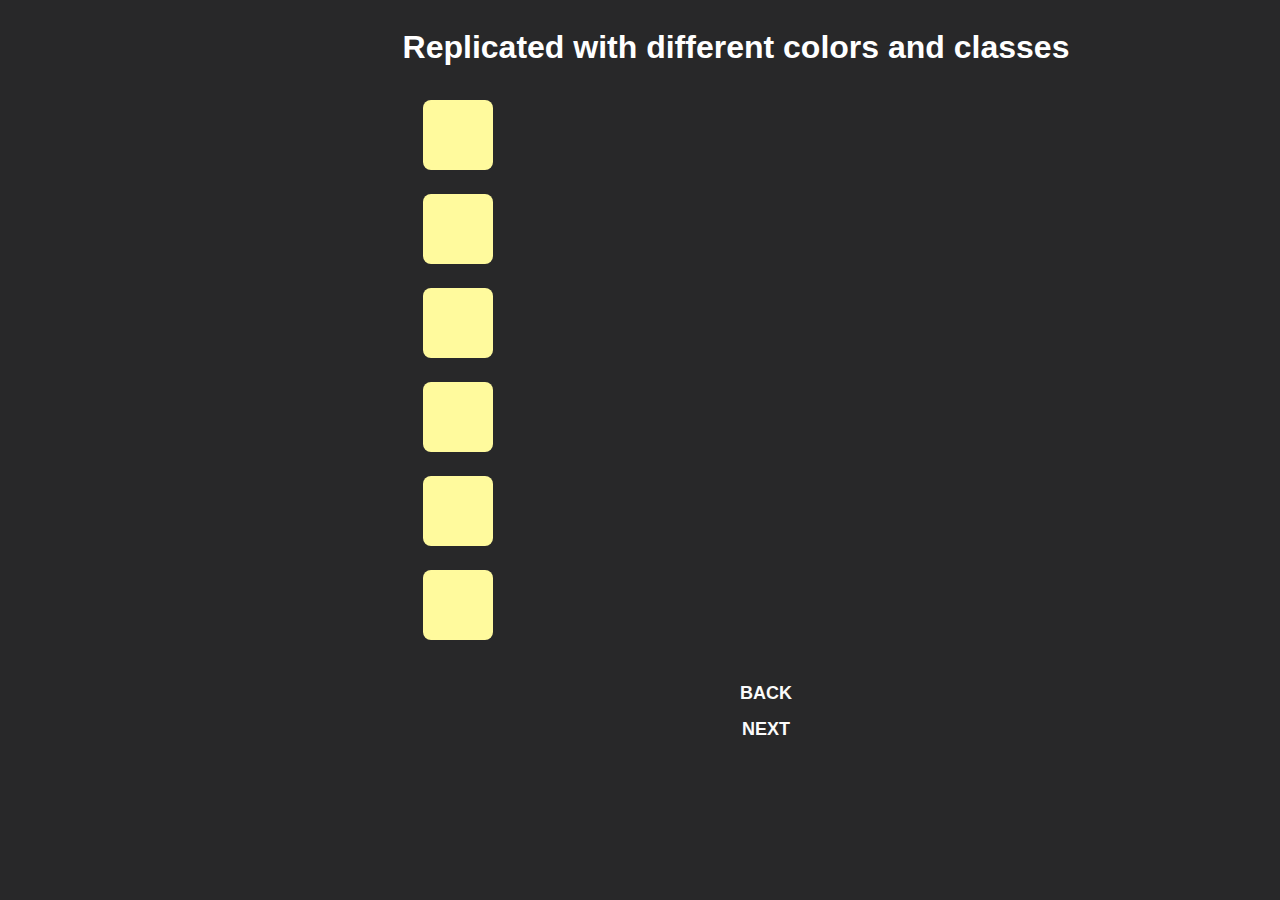
<file: A-5/next1.html>
<!DOCTYPE html>
<html lang="en">
<head>
    <meta charset="UTF-8" />
    <meta name="viewport" content="width=device-width, initial-scale=1" />
    <title>Next1 Example</title>
    <link rel="stylesheet" href="./next1.css" />
</head>
<body>
    <div class="container">
        <h1>Replicated with different colors and classes</h1>
        <ol class="vertical-list">
            <li class="box box1"></li>
            <li class="box box2"></li>
            <li class="box box3"></li>
            <li class="box box4"></li>
            <li class="box box5"></li>
            <li class="box box6"></li>
        </ol>
        <a href="main.html">BACK</a><br />
        <a href="next2.html">NEXT</a>
    </div>
</body>
</html>
</file>
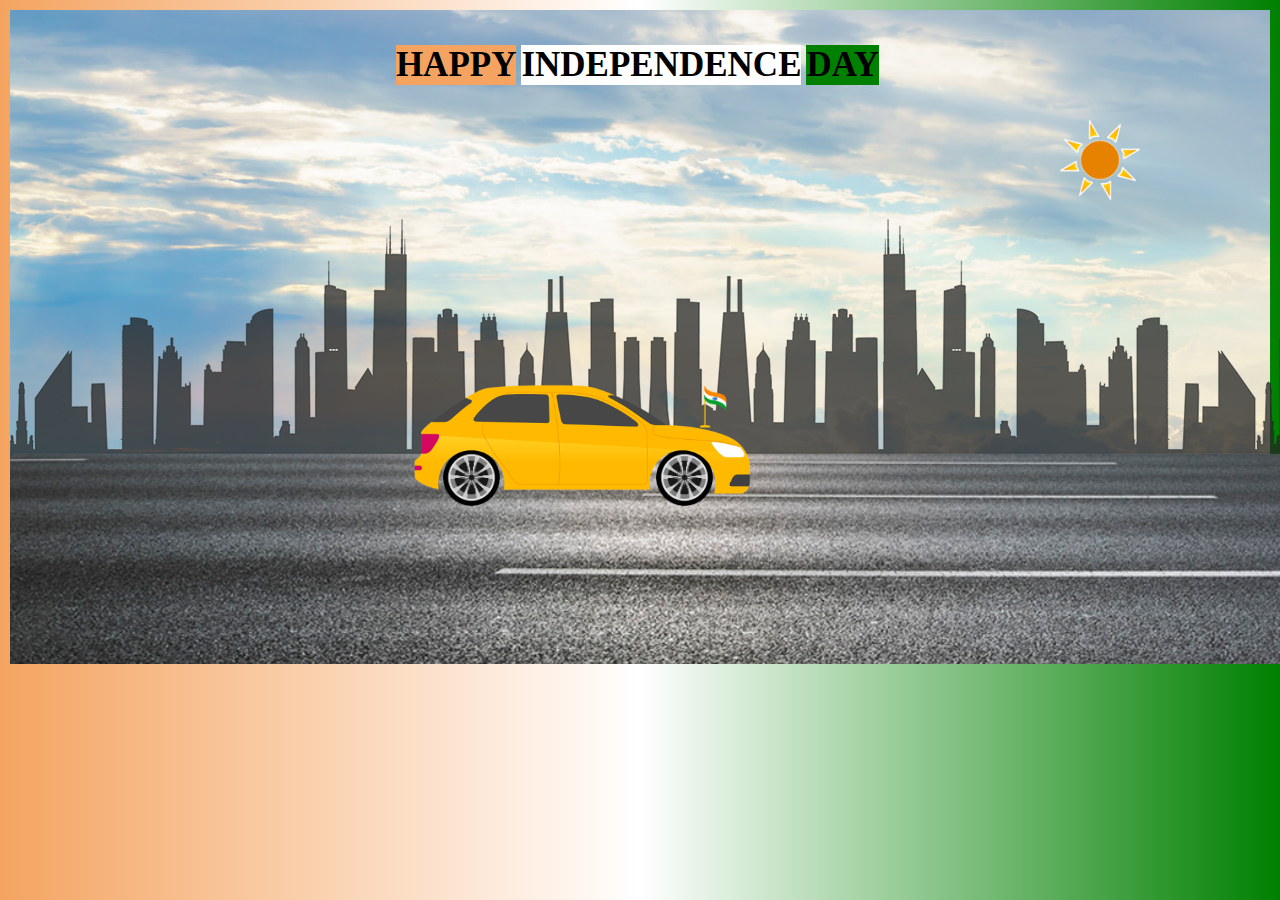
<file: A-5/next2.html>
<!DOCTYPE html>
<html lang="en">
<head>
    <meta charset="UTF-8">
    <meta name="viewport" content="width=device-width, initial-scale=1.0">
    <title>Document</title>
    <link rel="stylesheet" href="./next2.css">
</head>
<body>
    <div class="body">
        <div class="p">
            <p id="p1">HAPPY</p>
            <P id="p2">INDEPENDENCE</P>
            <P id="p3">DAY</P>
        </div>
        <div class="main">
            <img src="image/sun.png" class="sun">
            <div class="city">
            </div>
            <img src="image/flag.png" class="flag">
            <div class="cars">
                <div>
                    <img src="image/wheel.png" class="wheel-1">
                    <img src="image/wheel.png" class="wheel-2">
                </div>
                <img src="image/car.png" class="car">
            </div>
            <div class="main2"> 
            </div>
        </div>
    </div>
</body>
</html>
</file>
<file: A-1/styles.css>
h1{
    color: red;
}

h2{
    font-style: italic;
    color: green;
}

.line{
    text-decoration: line-through;
}

.highlight{
    background-color: yellow;
    display: inline;

}

.otchnge{
    font-style: italic;
    text-decoration: underline;
}

.spacing{
    letter-spacing:5px;
    color:rgb(75, 3, 143)
}

.threelist{
    background-color: yellow;
    display: inline;
    font-weight: bold;
}

.pchange{
    color:rgb(219, 7, 7);
    font-size: 18px;
}

.p2change{
    color: blue;
    font-size: 10px;;
}

.stylechange{
    font-size: 16px;
    color: rgb(1, 128, 247);
    font-style: italic;
}

a{
    display: inline;
    background-color: rgb(162, 238, 162);
}
</file>
<file: A-2/style.css>
body{
    /* border: 7px solid rgb(246, 255, 0); */
    background: url("https://media.istockphoto.com/id/802636540/photo/wood-table-on-blur-cafe-with-light-background.jpg?s=2048x2048&w=is&k=20&c=YANwBVhGSZY5DAcAUQ3u28Ra4JMgyy6MOV6ol8D0qV0=");
    background-size: cover;
    font-family: Arial, sans-serif;
    margin: 0;
    padding: 0;
    color: white;
}

.header {
    display: flex;
    justify-content: space-between;
    padding: 20px;
  }
  
  .box {
    width: 450px;
    background-color: rgb(80, 75, 75);
    /* border: 2px solid rgb(255, 145, 145); */
    padding: 10px;
    border-radius: 10px;
    text-align: center;
  }
  .cricle{
    width: 200px;
    height: 200px;
    background-color: lightseagreen;
    border-radius: 50%;
    text-align: center;
    padding: 20px;
    float: left;
    margin: 20px;
    color: black;
  }


  .circle-offer {
    width: 450px;
    height: 450px;
    background-color: rgb(56, 54, 54);
    border-radius: 50%;
    position: absolute; 
    top: 250px;
    left: 60px;
   
    flex-direction: column;
    justify-content: center; 
    align-items: center;    
    text-align: center;
    padding: 20px;
    box-shadow: 0 0 10px rgba(0,0,0,0.1);
  
  }
  
  .circle-offer h2 {
    color: rgb(147, 253, 0);
    margin-bottom: 100px;
    font-weight: bold;
    font-size: 40px;
    position:absolute;
    bottom: 170px;
    right: 40px;
  }
  
  .circle-offer p {
    font-size: 20px;
    color: rgb(26, 255, 0);
    line-height: 1.5;
    position:absolute;
    bottom: 120px;
    right: 70px;
  }

  .registration {
    width: 400px;
    margin: 60px auto;
    padding: 20px 10px;
    background: rgba(255, 255, 255, 0.15); 
    backdrop-filter: blur(10px);
    border-radius: 15px;
    box-shadow: 0 0 10px rgba(0,0,0,0.3);
    border: 5px dashed rgb(162, 255, 0);
    color: rgb(155, 247, 6);
    text-align: center;
  }
  
  .registration h2 {
    margin-bottom: 20px;
    color: rgb(172, 248, 7);
  }
  
  .registration form {
    display: flex;
    flex-direction: column;
    align-items: center;
  }
  
  .registration form input,
  .registration form button
 {
    margin: 10px 0;
    padding: 10px;
    width: 90%;
    border-radius: 8px;
    border: 1px solid #ccc;
    font-size: 14px;
  }
  .registration form select {
    position:absolute;
    top: 20px;
    gap: 10px;
  }


  
 .registration form input[type="radio"],
  .registration form input[type="checkbox"] {
    width: 20px;
    margin-right: 15px;
    
  }
  
  .registration label {
    display: flex;
    align-items: center;
    justify-content: flex-start;
    width: 90%;
    color: rgb(197, 255, 8);
    margin-bottom: 5px;
  }
  
  
  .registration button {
    background-color: white;
    color: rgb(46, 46, 45);
    border: none;
   
  }
  
  .registration button:hover {
    background-color:rgb(99, 93, 93);
  }
  

  .menu-title {
    background-color: rgb(48, 42, 42);
    color: white;
    text-align: center;
    font-size: 24px;
    margin: 20px auto;
    padding: 10px;
    width: 200px;
    /* border: 2px solid rgb(255, 77, 0); */
    border-radius: 10px;
  }
  
  .menu-grid {
    display: grid;
    grid-template-columns: repeat(3, 1fr);
    gap: 20px;
    margin: 0 40px 40px 40px;
  }
  .menu-card h4{
    justify-content: center;
    text-align: center;
    color: rgb(249, 249, 249);
  }
  .menu-card {
    background-color: rgb(42, 44, 44);
    padding: 15px;
    border-radius: 20px;
    color: rgb(255, 255, 255);
    justify-content: center;
    
  }
</file>
<file: A-3/styles.css>
body {
    margin: 0;
    font-family: Arial, sans-serif;
    /* background-color: #ffffff; */
    /* background-image: url("https://plus.unsplash.com/premium_photo-1687173116184-2277b7a516ca?w=500&auto=format&fit=crop&q=60&ixlib=rb-4.0.3&ixid=M3wxMjA3fDB8MHxzZWFyY2h8MXx8Y29sb3JmdWwlMjBiYWNrZ3JvdW5kfGVufDB8fDB8fHww"); */
    background-image: linear-gradient(
      pink,
      white,
      rgb(249, 122, 199),
      rgb(136, 56, 173),
      purple
      
    );
    /* background-repeat: no-repeat ; */
    /* background-size: 1585px 1080px; */
  }
  
  .header {
    background-color: white;
    color: purple;
    /* border: 3px solid red; */
    text-align: center;
    margin: 10px auto;
    padding: 10px;
    width: fit-content;
    box-shadow: 3px 3px purple;
  }
  
  .main-section {
    display: flex;
    justify-content: space-between ;
    padding: 90px;
    /* border: 3px solid green; */
    margin: 10px;
 
  }
  
  .left, .right {
    width: 20%;
  }

  .box {
    background-color: white;
    padding: 15px;
    margin: 15px 0;
    /* border: 3px solid red; */
    box-shadow: 4px 4px rgb(184, 170, 184);
    color: black;
    font-weight: bold;
    text-align: center;
  }

  .rate-box input {
    margin: 5px 0;
    padding: 5px;
  }
  
  .rate-box button {
    background-color: red;
    color: white;
    padding: 5px 10px;
    cursor: pointer;
  }
  
  .bottom-section {
    background-color: rgb(9, 9, 9);
    box-shadow: 0px 0px 8px 8px rgb(123, 119, 123);

    color: yellow;
    /* border: 3px solid purple; */
    margin: 20px;
    padding: 20px;
    text-align: center;
    height: 500px;
    width: 800px;
    justify-content: center;
    position: relative;
    left: 350px;
    
  }
  
  .items {
    display: flex;
    justify-content: space-around;
    margin-bottom: 20px;
  }
  
  .column {
    width: 40%;
    background-color: yellow;
    color: black;
    padding: 10px;
    border-radius: 5px;
  }
  
  .other-items {
    background-color: yellow;
    color: black;
    padding: 10px;
    border-radius: 5px;
    margin-top: 10px;
    position: absolute; 
    bottom: 30px; 
    left: 50px;
     height: 170px;
    width: 720px; 
  }

.center {
  width: 50%;
  position: sticky;
  top: 20px;
  margin: 0 auto;
}



.offer-box {
  position: fixed;
  top: 440px; 
  left: 650px;
  background-color: green;
  color: yellow;
  /* border: 3px solid black; */
  box-shadow: 4px 4px rgb(197, 177, 197);
  border-radius: 10px;
  width: 300px;
  height: 90px;
  text-align: center;
  display: flex;
  align-items: center;
  justify-content: center;
}

 .txt{
  justify-content: center;
  text-align: center;
 }
 /* .all{
  border: 5px solid white; 

 } */
 .footer {
  background-color: #222;
  color: #f2f2f2;
  padding: 30px 20px 10px;
  margin-top: 50px;
  font-family: Arial, sans-serif;
  box-shadow: 0px -3px 10px rgba(0, 0, 0, 0.5);
}

.footer-content {
  display: flex;
  justify-content: space-around;
  flex-wrap: wrap;
  gap: 30px;
  margin-bottom: 20px;
}

.footer-section {
  flex: 1;
  min-width: 250px;
}

.footer-section h4 {
  color: #ffde59;
  margin-bottom: 10px;
}

.footer-bottom {
  text-align: center;
  border-top: 1px solid rgb(112, 107, 107);
  padding-top: 10px;
  font-size: 14px;
  color: #aaa;
}
</file>
<file: A-4/styles.css>
body {
    background-color: rgb(245, 248, 248);
    margin: 0;
    padding: 0;
    font-family: Arial, sans-serif;
}
.main{
    background-color: rgb(190, 253, 103);
    text-align: center;
    font-size: 20px;
}

.nav-bar {
    display: flex;
    justify-content: center;
    background-color: rgb(195, 255, 237);
    border-radius: 40px;
    width: 500px;
    box-shadow: 10px 10px 10px 10px rgb(204, 219, 225);
    margin: 0 auto;
    padding: 20px;
    gap: 30px;
    margin-bottom: 20px;

  }
  nav ul {
    display: flex;
    justify-content: space-between;
    gap: 30px;
    list-style-type: none;
    padding: 0;
    margin: 0;
  }

  .grid-main-1 {
    display: grid;
    grid-template-columns: repeat(3, 1fr); 
    gap: 20px;
    height: 390px;
    background-color: rgb(194, 252, 233);
    border-radius: 10px;
    
  }
  .grid-main-4{
    background-color: bisque;
    margin: 10px;
    text-align: center;
    border-radius: 4px;
    font-size: 30px;
    padding: 20px;
    border-radius: 10px;
  }
  
  .grid-main-4:nth-child(4) {
    background-color: bisque;
    grid-column: 2 / 3; 
  }

  .grid-main-2{
    display: grid;
   
    grid-template-columns: auto auto auto auto;
    gap: 20px;
 
    background-color: rgb(194, 252, 233);
    
  }
  .grid-main-2-2 {
    background-color: bisque;
    margin: 10px;
    height: 140px;
    text-align: center;
    border-radius: 4px;
 
  }
  .career-section {
    border: 2px solid black;
    margin: 20px;
    font-family: sans-serif;
    
  }
  
  .career-title {
    background-color: red;
    color: white;
    font-weight: bold;
    text-align: center;
    padding: 10px;
    font-size: 20px;
  }
  
  .career-grid {
    display: grid;
    grid-template-columns: repeat(3, 1fr) 200px;
    grid-template-rows: auto auto;
    gap: 10px;
    padding: 10px;
    background-color: white;
  }
  
  .career-box {
    padding: 15px;
    font-weight: bold;
    text-align: center;
    border-radius: 5px;
    width: 340px;
    height: 60px;
    position: relative;
    right: 440px;
  }
  
  .green {
    background-color: lightgreen;
    color: white;
  }
  
  .grey {
    background-color: lightgray;
    color: black;
  }
  
  .blue {
    background-color: darkblue;
    color: white;
   
  }
  
  .sidebar {
    background-color: rgb(1, 1, 1);
    color: #ffffff;
    padding: 15px;
    border: 2px solid #ccc;
    border-radius: 8px;
    box-shadow: 0 4px 8px rgba(0, 0, 0, 0.1);
    grid-row: 1 / span 2;
    position: relative;
    left: 1280px;
    width: 200px;

  }
  
  .sidebar h4 {
    margin-top: 0;
    margin-bottom: 10px;
    font-size: 16px;
    color: #007bff;
    text-align: center;
    text-transform: uppercase;
    font-weight: bold;
  }
  
  .sidebar ol {
    padding-left: 18px;
    margin: 0;
  }
  
  .sidebar ol li {
    margin-bottom: 8px;
    font-size: 14px;
  }
  
  .career-description {
    grid-column: 1 / span 3;
    background-color: orange;
    padding: 20px;
    text-align: center;
    font-weight: bold;
    width: 1230px;
    position: absolute;
    top: 1095px;
  }
  
  .bottom-message {
    background-color: rgb(202, 255, 201);
    text-align: center;
    font-weight: bold;
    padding: 10px;
    margin-top: 10px;}
</file>
<file: Interview Question/DAY-1/styles.css>
body {
    
  background:rgb(224, 223, 223);
  padding: 20px;
}

h1, h2 {
  color: rgb(39, 36, 36);
  
}


.big-box {
  background: white;
  padding: 20px;
  margin-bottom: 30px;
  border-radius: 4px;
 
}

.flex-row, .flex-column {
  display: flex;
  gap: 10px;
}

.flex-row {
  flex-direction: row;
}

.flex-column {
  flex-direction: column;
}

.box {
  width: 60px;
  height: 60px;
  background-color: rgb(138, 138, 250);
  color: white;
  display: flex;
  align-items: center;
  justify-content: center;
  border-radius: 4px;
}

.justify-demo {
  display: flex;
  justify-content: space-between;
  background: rgb(201, 218, 235);
  padding: 10px;
  border-radius: 4px;
}

.position-container {
  position: relative;
  height: 150px;
  border: 1px solid black;
  margin-top: 10px;
}

.relative-box {
  position: relative;
  top: 10px;
  left: 10px;
  background: green;
  color: rgb(255, 250, 250);
  padding: 10px;
  width: 120px;
}

.absolute-box {
  position: absolute;
  top: 30px;
  left: 140px;
  background: red;
  color: white;
  padding: 10px;
  width: 140px;
}

.z-container {
  position: relative;
  height: 140px;
  margin-top: 10px;
  color:white;
  justify-content: center;
  text-align: center;
}

.z1 {
  width: 100px;
  height: 100px;
  background: red;
  z-index: 1;
}

.z2 {
  position: absolute;
  top: 20px;
  left: 20px;
  width: 100px;
  height: 100px;
  background: blue;
  z-index: 2;
}

.spacing-box {
  border: 2px solid black;
  padding: 20px;
  margin: 20px;
  background:white;
}

.internal-style {
  color: green;
  font-weight: bold;
}

.inline-style {
  color: red;
  font-weight: bold;
}

.note {
  margin-top: 10px;
  font-size: 14px;
  color: #000000;
}
</file>
<file: A-5/main.css>
body{
    padding-left: 400px;
    background-color: rgb(113, 112, 112);
    color:rgb(229, 255, 0);
}
h1{
    margin-left: 150px;
    margin-bottom: 50px;
}
.div1{
    height: 100px;
    width: 100px;
    background-color: grey;
    margin-right: 50px;
    margin-left: 30px;
    margin-bottom: 50px;
}
.card{
    display: flex;
    flex-direction: row;
}
.c1 div{
    background-color: rgb(255, 196, 0);
}
.trans{
    transform: skewX(20deg);
    animation-name: transform1;
    animation-duration: 4s;
    animation-iteration-count: infinite;
}
@keyframes transform1{
    0%{
        transform: skewX(20deg);
    }
    50%{
        transform: skewX(-20deg);
    }
    100%{
        transform: skewX(20deg);
    }
}
.c2 div{
    background-color:rgb(238, 255, 0);
}
.trans2{
    transform: skewY(30deg);
    animation-name: transform;
    animation-duration: 4s;
    animation-iteration-count: infinite;
}
@keyframes transform{
    0%{
        transform: skewY(30deg);
    }
    50%{
        transform: skewY(-30deg);
    }
    100%{
        transform: skewY(30deg);
    }
}
.c3 div{
    background-color:rgb(1, 255, 255);
}
.trans3{
    transform: rotate(90deg);
    animation-name: rotate;
    animation-duration: 2s;
    animation-iteration-count: infinite;
}

@keyframes rotate{
    0%{
        transform: rotate(0deg);
    }
    100%{
        transform: rotate(360deg);
    }
}

.trans4{
    background-color: rgb(0, 255, 0);
    animation-name: scale1;
    animation-duration: 4s;
    animation-iteration-count: infinite;
    border: 1px solid rgb(255, 255, 255);
}
@keyframes scale1{
    0%{
        transform:scaleY(1.0);
    }
    50%{
        transform: scaleY(0.5);
    }
    100%{
        transform: scaleY(1.0);
    }
}

.trans5{
    background-color: rgb(0, 255, 0);
    animation-name: scale2;
    animation-duration: 4s;
    animation-iteration-count: infinite;
    border: 1px solidrgb(0, 255, 0);
}
@keyframes scale2{
    0%{
        transform:scaleX(1.0);
    }
    50%{
        transform: scaleX(0.5);
    }
    100%{
        transform: scaleX(1.0);
    }
}

.trans6{
    background-color: rgb(0, 255, 0);
    animation-name: rot;
    animation-duration: 4s;
    animation-iteration-count: infinite;
}
@keyframes rot{
    0%{
        transform: rotate(0deg);
    }
    50%{
        transform: rotate(90deg);
    }
    100%{
        transform: rotate(0deg);
    }
}

a{
    font-size: 50px;
    margin-left: 10px;
    color:rgb(229, 255, 0);
    text-decoration: none;
}
</file>
<file: A-5/next1.css>
body {
    background-color: rgb(40, 40, 41);
    color: rgb(255, 255, 255);
    display: flex;
    justify-content: center;
    margin-left: 200px;
    font-family: Arial, sans-serif;
}

.container {
    text-align: center;
}

.vertical-list {
    display: flex;
    flex-direction: column;
    align-items: flex-start;
    padding-left: 20px;
}

.box {
    height:70px;
    width: 70px;
    background-color: rgb(255, 250, 157);
    margin: 12px 0;
    transition-duration: 2.5s;
    display: block;
    border-radius: 8px;
}

.box1:hover {
    width: 220px;
    transition: width 2s ease-in-out;
}

.box2:hover {
    width: 220px;
    height: 220px;
    transition: width 1.5s ease, height 3s ease;
}

.box3:hover {
    width: 220px;
    transition: width 2s ease-in;
}

.box4:hover {
    background-color: rgb(0, 255, 115);
    transition: background-color 1.5s ease;
}

.box5:hover {
    border-radius: 50%;
    transition: border-radius 1s ease;
}

.box6:hover {
    transform: rotate(15deg);
    transition: transform 1s ease;
}

a {
    font-size: 18px;
    font-weight: bold;
    margin-top: 15px;
    margin-left: 60px;
    display: inline-block;
    color: rgb(251, 251, 251);
    text-decoration: none;
}

a:hover {
    text-decoration: underline;
}
</file>
<file: A-5/next2.css>
body{
    background:linear-gradient(to right, sandybrown,white, green);
    padding: 2px;
    height: 600px;
    width: auto;
}
.body{
    background-image: url(image/sky.jpg);
    width: 100%;
    height: 445px;
}
.p{
    display: flex;
    font-size: 35px;
    font-weight: bold;
    justify-content: center;
}
#p1{
    color: black;
    background-color: sandybrown;
    margin-right: 5px;
}
#p2{
    color: black;
    background-color: white;
    margin-right: 5px;
}
#p3{
    color: black;
    background-color: green;
    margin-right: 5px;
}
.main2{
    background-image: url(image/road.jpg);
    height: 210px;
    width: 500%;
    position: relative;
    background-repeat: repeat;
    background-size: cover;
    animation-name: road;
    animation-duration: 10s;
    animation-iteration-count: infinite;
    animation-timing-function: linear;
    margin-top: 90px;
}
@keyframes road{
    0%{
        right: 0%;
    }
    100%{
        right: 100%;
    }
}
.city{
    height: 265px;  
    background-image: url(image/city.png);
    margin-bottom: 20px;
    width: 100%; 
    position: absolute;
} 
.car{
    height: 145px;
    width: 345px;
    margin-left: 400px;
    position: relative;
    margin-bottom: -50px;
    z-index: 1;
}   
.cars{
    position: relative;
    bottom: -110px;
}
.flag{
    height: 60px;
    width: 70px;
    position: relative;
    z-index: 1;
    margin-bottom: -238px;
    margin-left: 580px; 

}
.wheel-1{
    height: 57px;
    width: 57px;
    margin-left: 150px;
    animation-name: wheel;
    animation-duration: 2s;
    animation-iteration-count: infinite;
    animation-timing-function: linear;
    position: relative;
    left: 283px;
    top: 135px;
    z-index: 1;
}

@keyframes wheel{
    0%{
        transform: rotate(0deg);
    }
    100%{
        transform: rotate(360deg);
    }
}
.wheel-2{
    height: 57px;
    width: 57px;
    margin-left: 150px;
    animation-name: wheel;
    animation-duration: 2s;
    animation-iteration-count: infinite;
    animation-timing-function: linear;
    position: relative;
    left: 285px;
    top: 135px;
    z-index: 1;
}
.sun{
    height: 80px;
    width: 80px;
    position: relative;
    left: 1050px;
    animation-name: sun;
    animation-duration: 40s;
    animation-iteration-count: infinite;
    animation-timing-function: linear;
}
@keyframes sun{
    0%{
        right: 0%;
    }
    100%{
        left: -100%;
    }
}
</file>
<file: styles.css>
/* Reset some default styles */
* {
  box-sizing: border-box;
  margin: 0;
  padding: 0;
}

body {
  background-color:white;
  font-family: -apple-system, BlinkMacSystemFont, "Segoe UI", Roboto, Oxygen,
    Ubuntu, Cantarell, "Open Sans", "Helvetica Neue", sans-serif;
  display: flex;
  justify-content: flex-start;
  align-items: flex-start;
  min-height: 100vh;
  padding: 2rem;
}

.container {

  width: 100%;
  text-align: left;

  /* border: 2px solid goldenrod; */
}


.title {
  font-size: 2.5rem;
  font-weight: 700;
  margin-bottom: 1rem;
 
}

.blue {
  color: #007bff;
}

.add-task {
  font-size: 1.25rem;
  font-weight: 600;
  color: #333;

  cursor: pointer;
  user-select: none;
  float: right;

  padding: 30px;
  position: relative;
  bottom: 50px;

}
.cards-container{
  /* border: 2px solid rgb(0, 0, 0); */
  background-color: rgb(225, 220, 214);
  padding-top: 30px;
  margin-top: 40px;

  height: 500px;
}
.cards {
  display: grid;
  grid-template-columns: auto auto auto;

  /* grid-template-columns: repeat(auto-fit, minmax(250px, 1fr)); */
  gap: 1.5rem;
    /* border: 3px solid #73AD21; */
    margin-left: 70px;
}

.card {
  background-color: #fff;
  border-radius: 12px;
  box-shadow: 0 4px 8px rgba(0, 0, 0, 0.1);
  padding: 1.5rem 1.75rem;
  text-align: left;
  display: flex;
  flex-direction: column;
  gap: 1rem;
  border: 3px solid #bdc3cd;
  height: 200px;
}

.card-title {
  color: #007bff;
  font-size: 1.5rem;
  font-weight: 700;
  margin-bottom: 0.75rem;
}

label {
  font-size: 1rem;
  color: #333;
  display: flex;
  align-items: center;
  gap: 0.5rem;
  cursor: pointer;
  user-select: none;
}

input[type="checkbox"] {
  width: 18px;
  height: 18px;
  cursor: pointer;
}

/* Strikethrough for checked tasks */
input[type="checkbox"]:checked + span {
  text-decoration: line-through;
  color: #999;
}
</file>
<file: A-6/style.css>
/* Reset and base styles */
* {
    margin: 0;
    padding: 0;
    box-sizing: border-box;
}

body, html {
    height: 100%;
    font-family: 'Segoe UI', Tahoma, Geneva, Verdana, sans-serif;
    color: rgb(255, 255, 255);
    background: url('image/shara desert.jpg') no-repeat center center fixed;
    background-size: cover;
    overflow-x: hidden;
}

body {
    content: "";
    position: fixed;
    top: 0; left: 0; right: 0; bottom: 0;
    /* background: linear-gradient(to bottom, rgba(0,0,0,0.6), rgba(0,0,0,0.8)); */
    z-index: 0;
}


nav {
    position: fixed;
    top: 0;
    width: 100%;
    height: 60px;
    display: flex;
    align-items: center;
    justify-content: space-between;
    padding: 0 30px;
    z-index: 10;
}

.logo img {
    height: 40px;
    width: auto;
}

.nav-links {
    list-style: none;
    display: flex;
    gap: 30px;
}

.nav-links li a {
    color: white;
    text-decoration: none;
    font-weight: 500;
    font-size: 14px;
    letter-spacing: 1px;
    transition: color 0.3s ease;
}

.nav-links li a:hover {
    color: #f0c14b;
}

.menu-icon img {
    height: 25px;
    width: auto;
    cursor: pointer;

}


main {
    position: relative;
    z-index: 1;
    display: flex;
    justify-content: space-between;
    align-items: flex-start;
    height: 100vh;
    padding: 100px 60px 60px 60px;
}

.intro {
    max-width: 45%;
}

.intro h1 {
    font-size: 80px;
    font-weight: 900;
    margin-bottom: 20px;
    letter-spacing: 3px;
}

.intro p {
    font-size: 14px;
    line-height: 1.6;
    margin-bottom: 30px;
    max-width: 90%;
}

.intro button {
    background-color: white;
    color: black;
    border: none;
    border-radius: 20px;
    padding: 10px 30px;
    font-weight: 600;
    cursor: pointer;
    transition: background-color 0.3s ease;
}

.intro button:hover {
    background-color: #f0c14b;
}


.cards {
    display: grid;
    grid-template-columns: repeat(2, 180px);
    grid-template-rows: repeat(2, 220px);
    gap: 20px;
}

.card {
    position: relative;
    border-radius: 15px;
    overflow: hidden;
    cursor: pointer;
    box-shadow: 0 4px 8px rgba(0,0,0,0.3);
}

.card img {
    width: 100%;
    height: 100%;
    object-fit: cover;
    display: block;
    filter: brightness(0.75);
    transition: filter 0.3s ease;
}

.card:hover img {
    filter: brightness(0.9);
}

.card-text {
    position: absolute;
    bottom: 15px;
    left: 15px;
    color: white;
    font-size: 12px;
    line-height: 1.3;
    text-shadow: 0 0 5px rgba(0,0,0,0.7);
}

.card-text h3 {
    margin-bottom: 5px;
    font-size: 14px;
    font-weight: 700;
}


@media (max-width: 900px) {
    main {
        flex-direction: column;
        padding: 80px 30px 30px 30px;
        height: auto;
    }
    .intro {
        max-width: 100%;
        margin-bottom: 40px;
    }
    .cards {
        grid-template-columns: repeat(2, 1fr);
        grid-template-rows: auto;
        gap: 15px;
    }
    .card {
        height: 180px;
    }
}


@media (max-width: 600px) {
    .nav-links {
        display: none;
    }
    .menu-icon img {
        display: block;
    }
}
</file>
<file: P-1/styles.css>
/* Reset some default styles */
* {
  box-sizing: border-box;
  margin: 0;
  padding: 0;
}

body {
  background-color:white;
  font-family: -apple-system, BlinkMacSystemFont, "Segoe UI", Roboto, Oxygen,
    Ubuntu, Cantarell, "Open Sans", "Helvetica Neue", sans-serif;
  display: flex;
  justify-content: flex-start;
  align-items: flex-start;
  min-height: 100vh;
  padding: 2rem;
}

.container {

  width: 100%;
  text-align: left;

  /* border: 2px solid goldenrod; */
}


.title {
  font-size: 2.5rem;
  font-weight: 710;
  margin-bottom: 1rem;
 
}

.blue {
  color: #007bff;
}

.add-task {
  font-size: 1.25rem;
  font-weight: 600;
  color: #333;

  cursor: pointer;
  user-select: none;
  float: right;

  padding: 30px;
  position: relative;
  bottom: 50px;

}
.cards-container{
  /* border: 2px solid rgb(0, 0, 0); */
  background-color: rgb(225, 220, 214);
  padding-top: 30px;
  margin-top: 40px;

  height: 500px;
}
.cards {
  display: grid;
  grid-template-columns: auto auto auto;

  /* grid-template-columns: repeat(auto-fit, minmax(250px, 1fr)); */
  gap: 1.5rem;
    /* border: 3px solid #73AD21; */
    margin-left: 70px;
}

.card {
  background-color: #fff;
  border-radius: 12px;
  box-shadow: 0 4px 8px rgba(0, 0, 0, 0.1);
  padding: 1.5rem 1.75rem;
  text-align: left;
  display: flex;
  flex-direction: column;
  gap: 1rem;
  border: 3px solid #bdc3cd;
  height: 200px;
}

.card-title {
  color: #007bff;
  font-size: 1.5rem;
  font-weight: 700;
  margin-bottom: 0.75rem;
}

label {
  font-size: 1rem;
  color: #333;
  display: flex;
  align-items: center;
  gap: 0.5rem;
  cursor: pointer;
  user-select: none;
}

input[type="checkbox"] {
  width: 18px;
  height: 18px;
  cursor: pointer;
}

/* Strikethrough for checked tasks */
input[type="checkbox"]:checked + span {
  text-decoration: line-through;
  color: #999;
}
</file>
